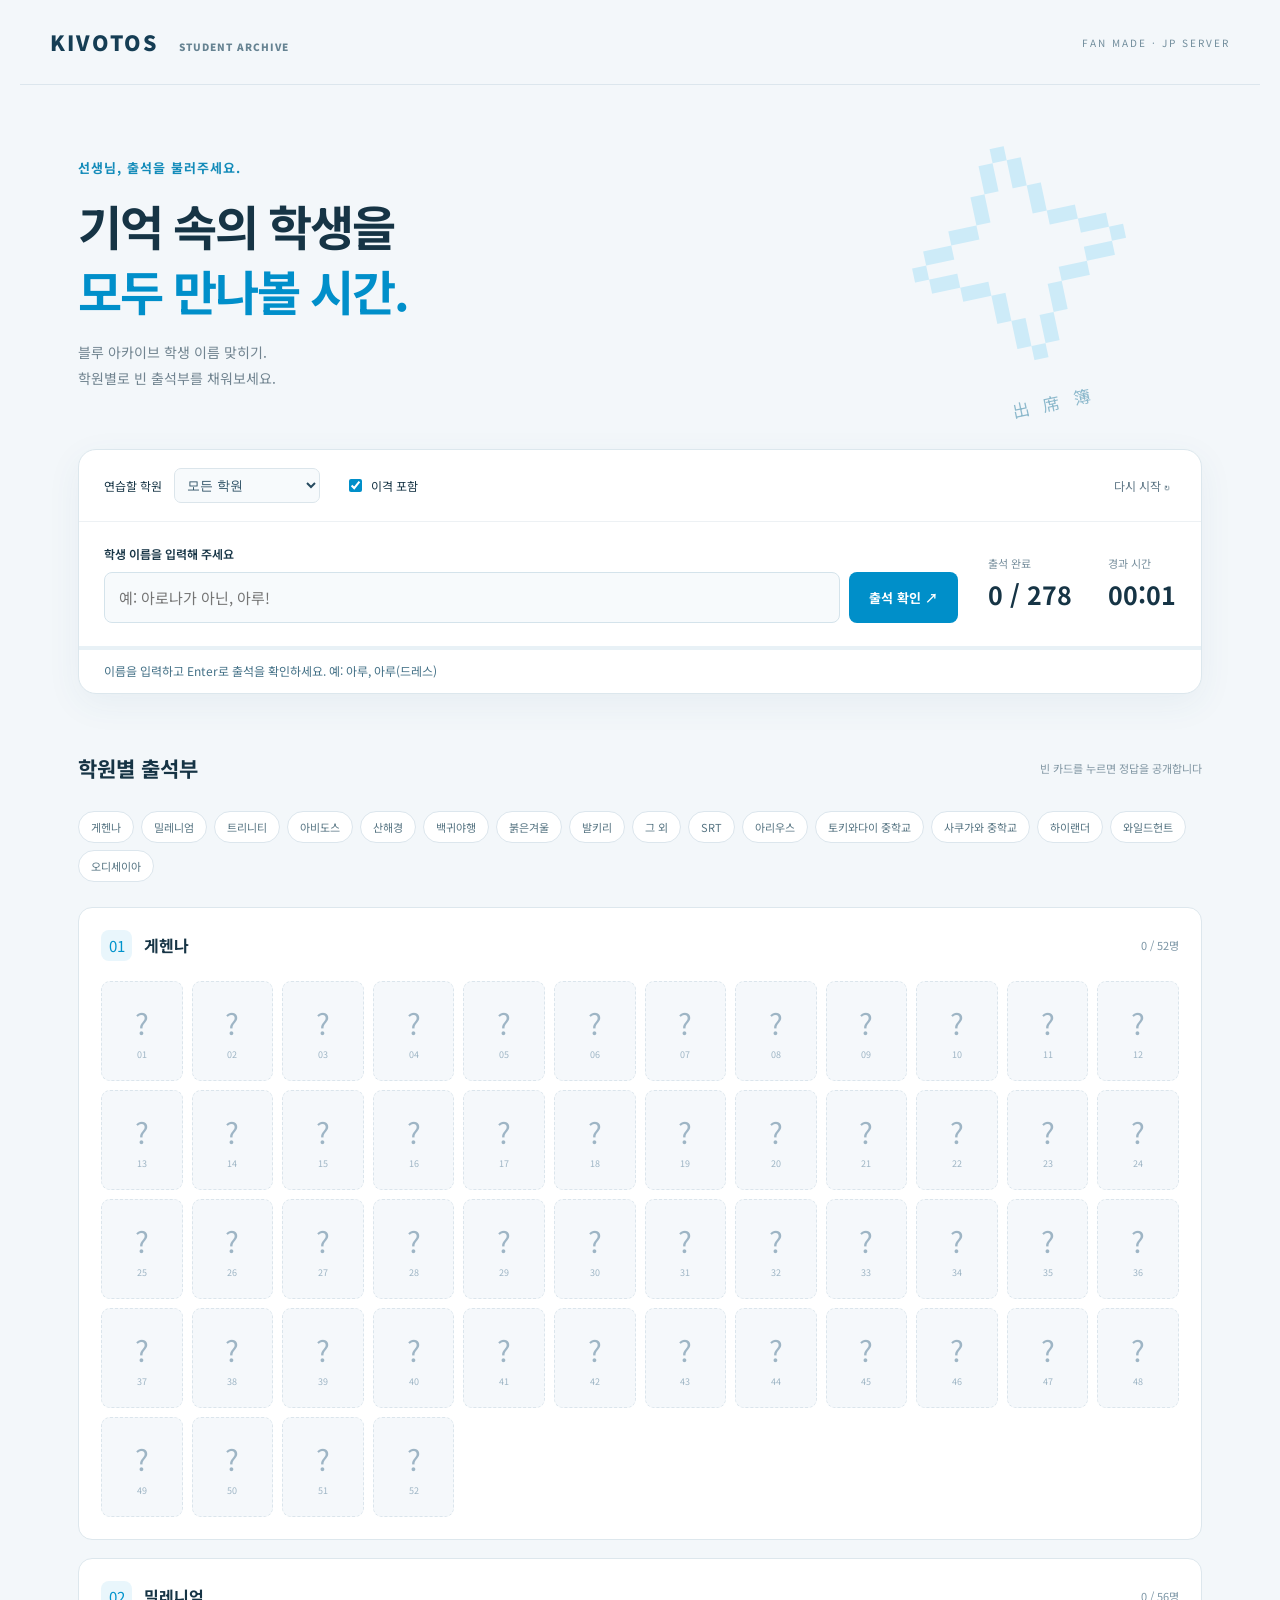
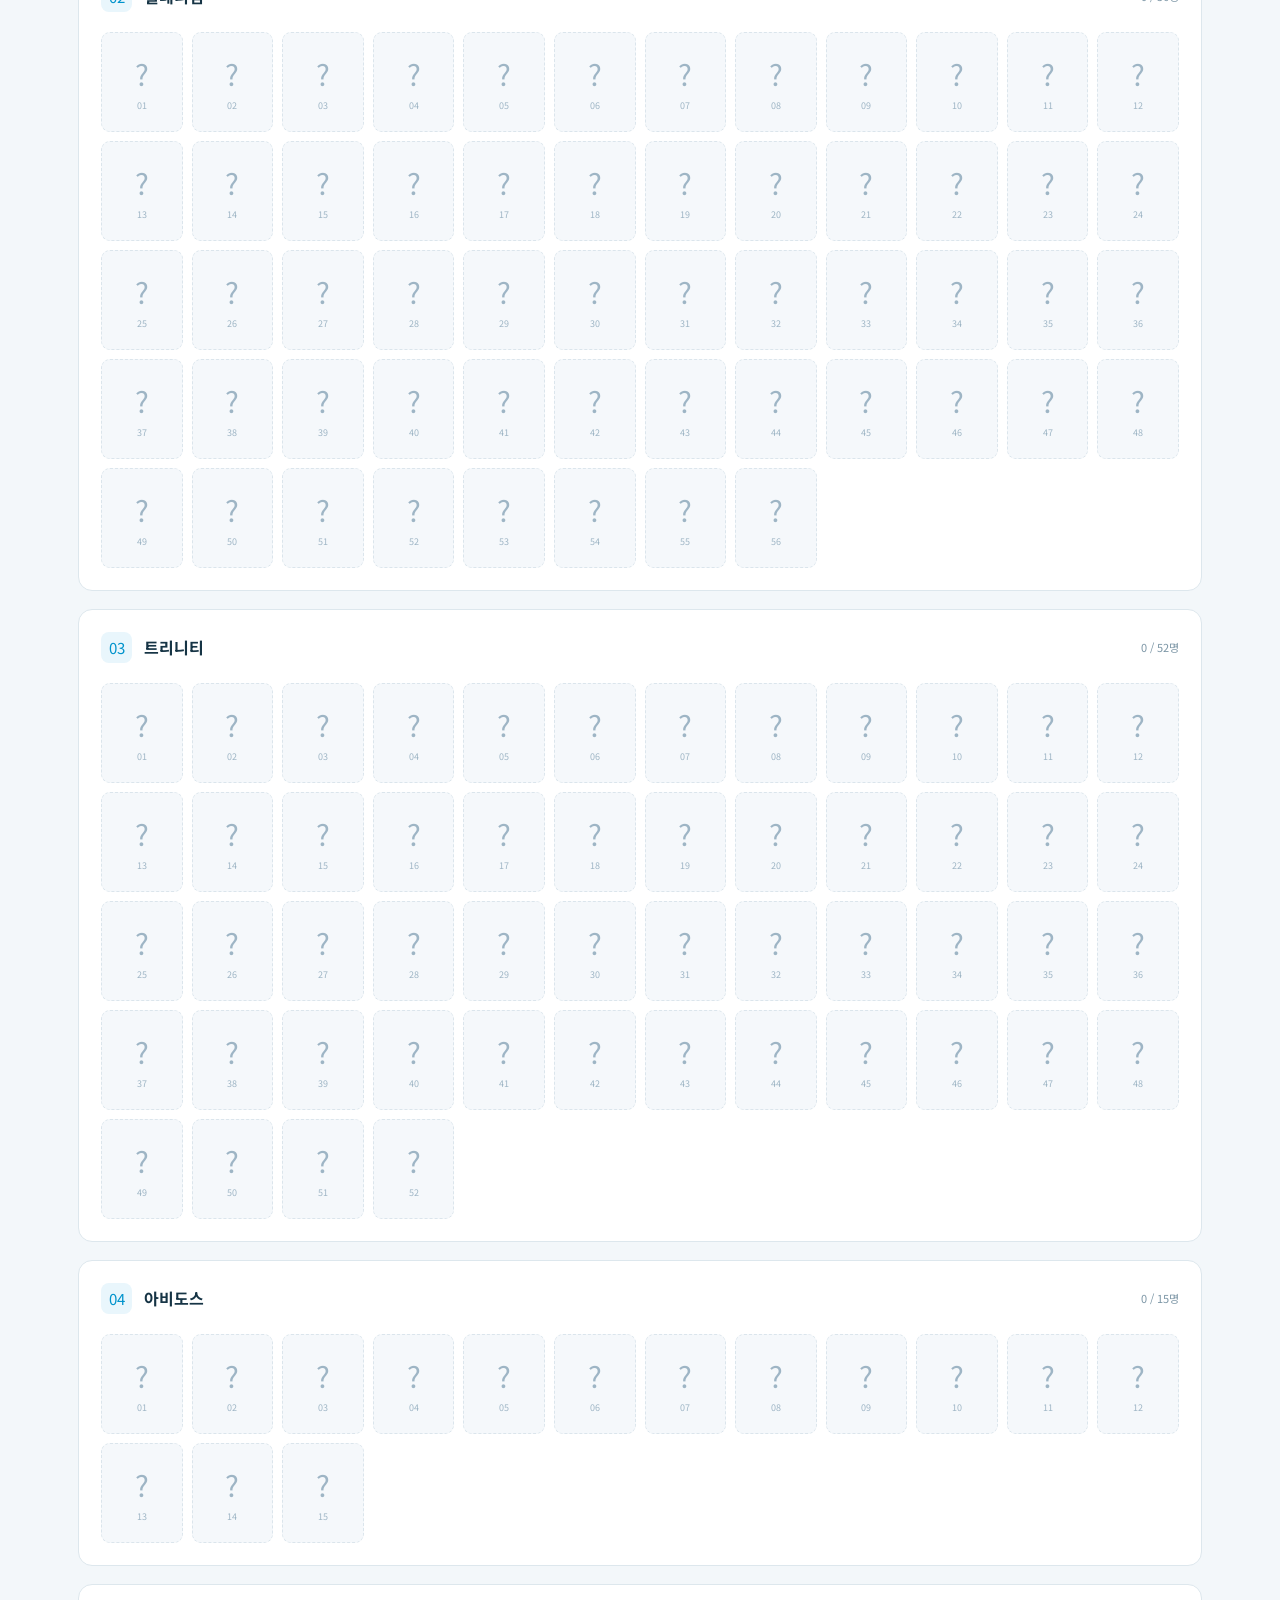
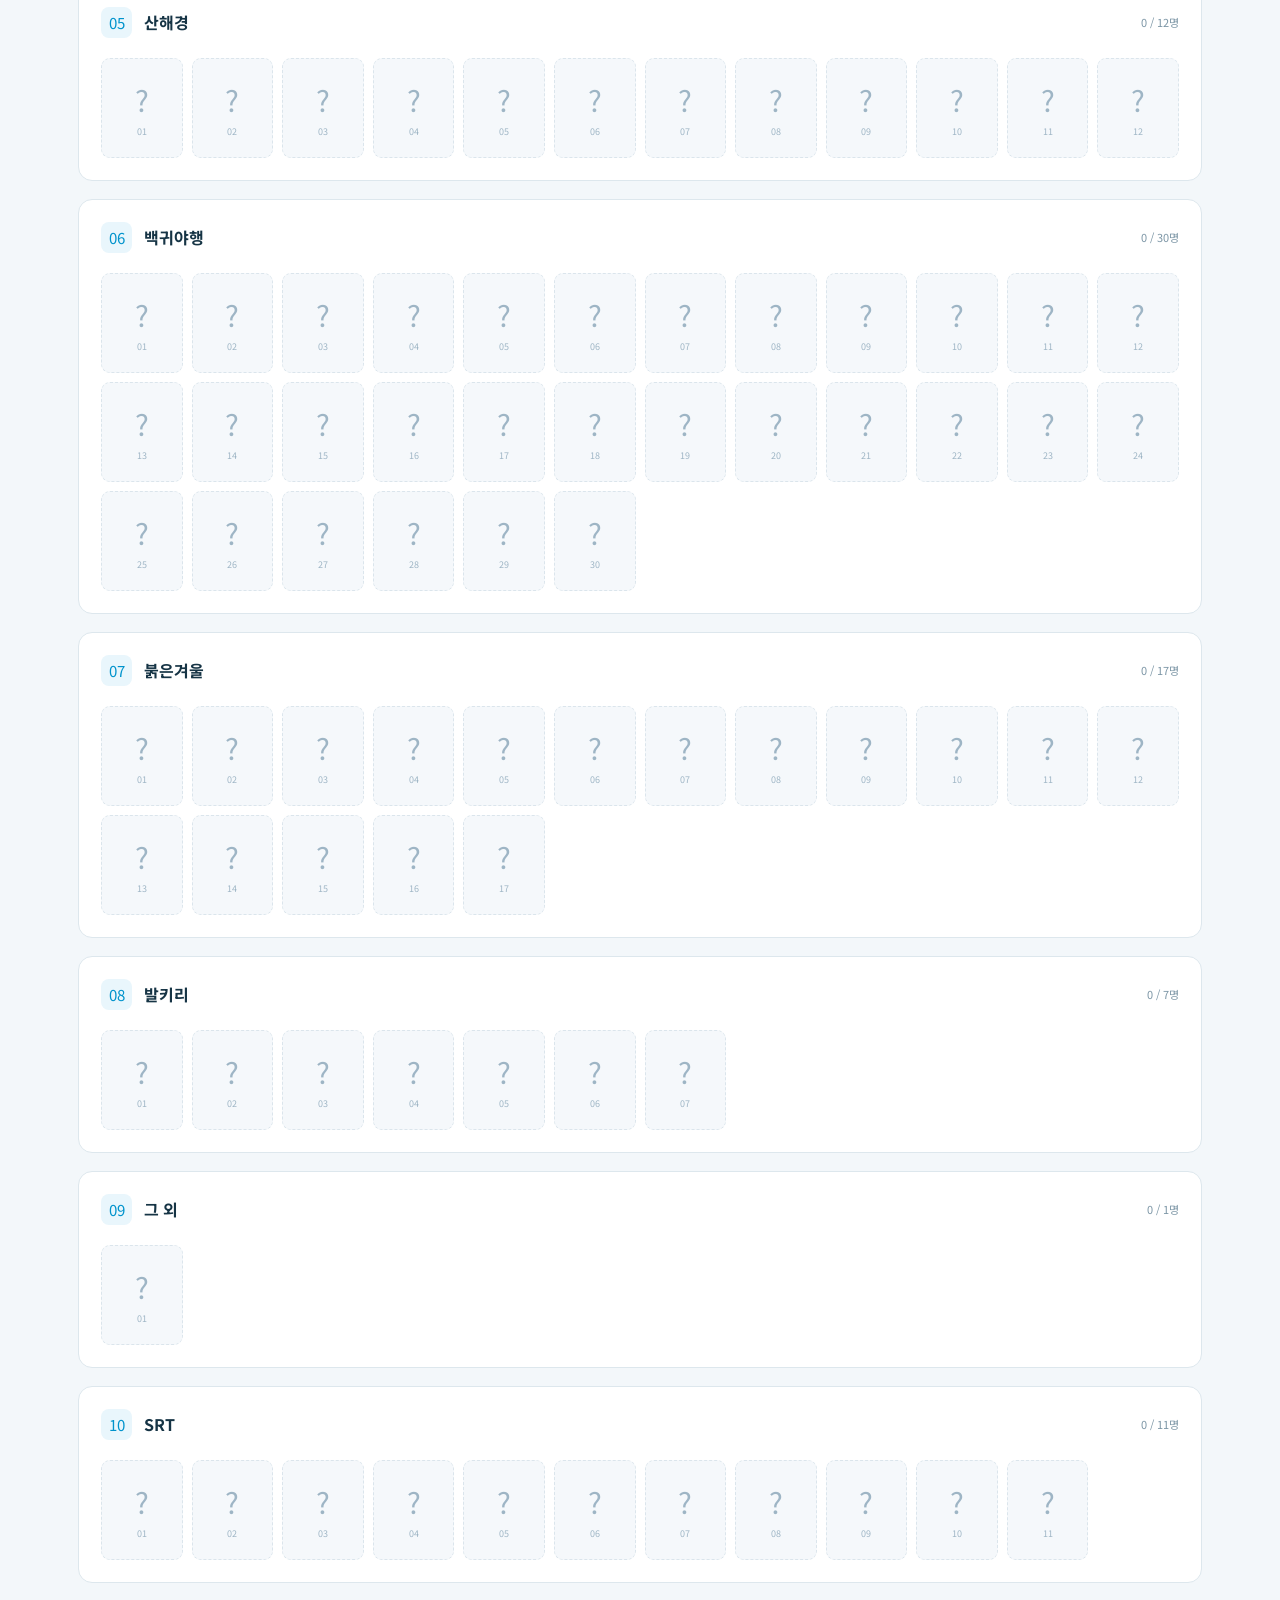
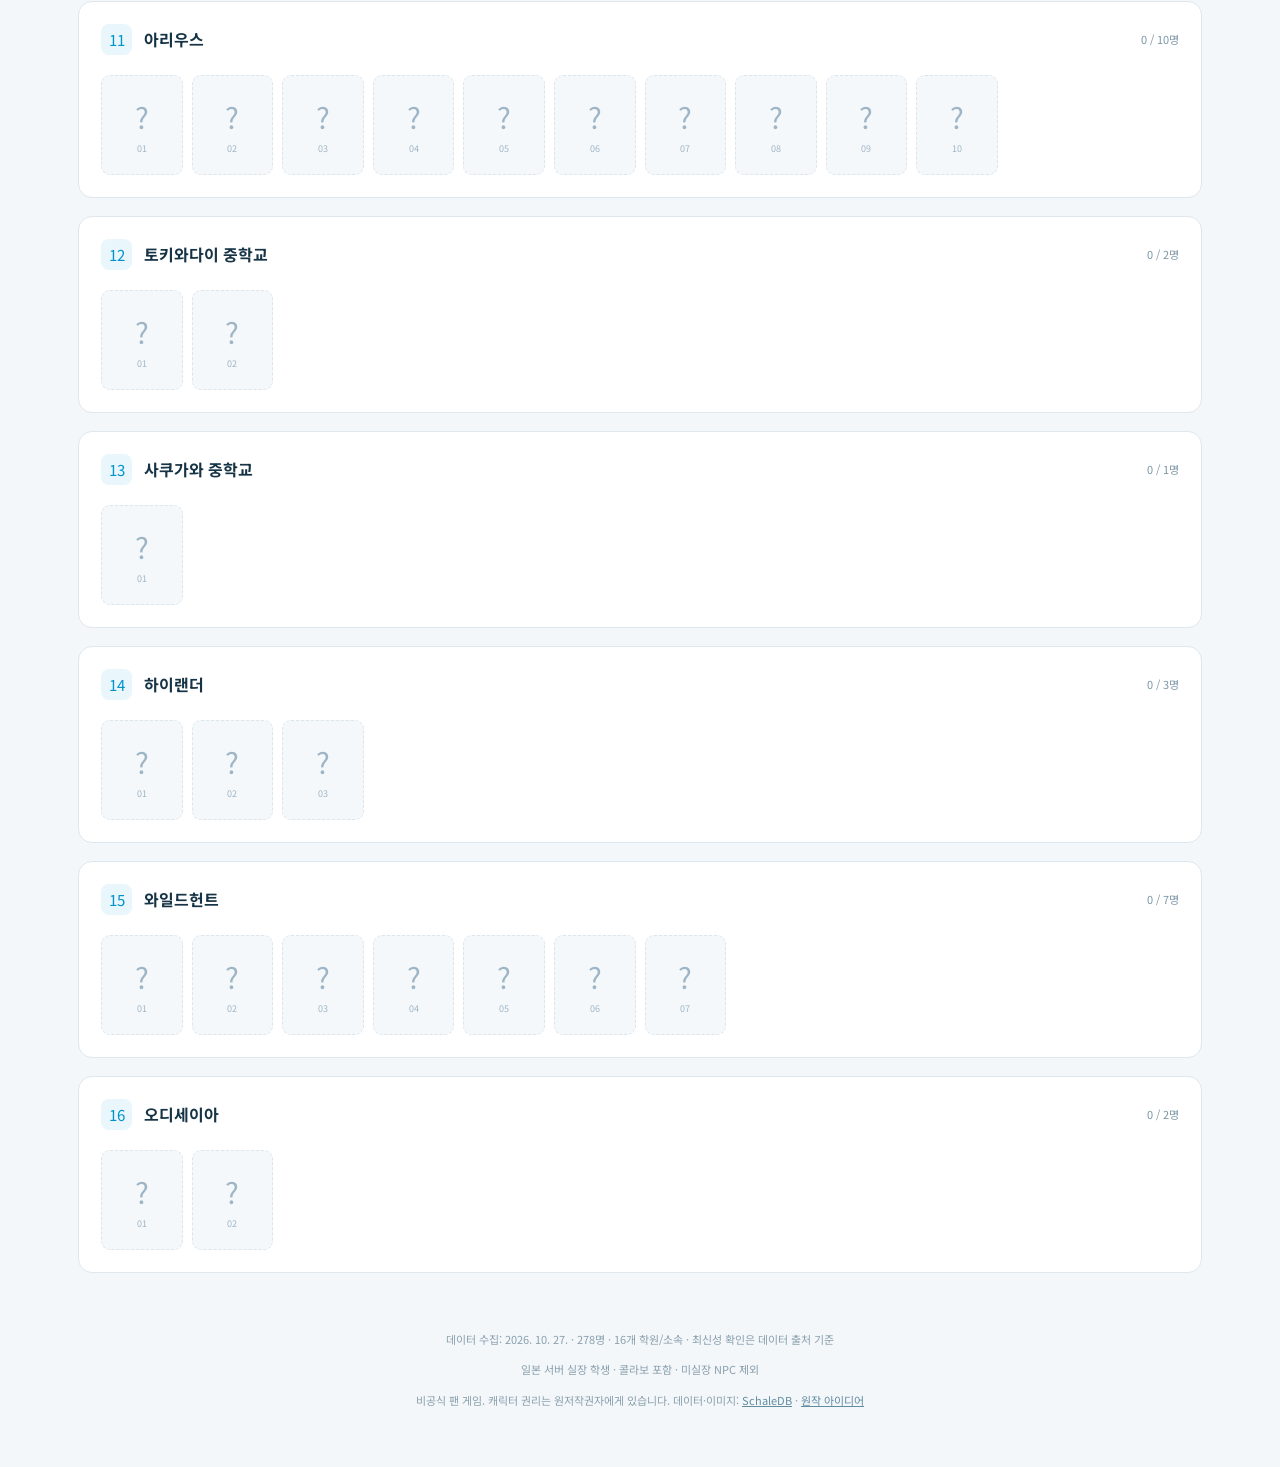
<file: index.html>
<!doctype html>
<html lang="ko"><head><meta charset="utf-8"><meta name="viewport" content="width=device-width,initial-scale=1"><meta name="description" content="학원별로 도전하는 블루 아카이브 학생 이름 맞히기"><title>키보토스 출석부</title><link rel="stylesheet" href="style.css"></head>
<body><header><a class="brand" href="./">KIVOTOS <span>STUDENT ARCHIVE</span></a><span class="edition">FAN MADE · JP SERVER</span></header>
<main><section class="hero"><p class="eyebrow">선생님, 출석을 불러주세요.</p><h1>기억 속의 학생을<br><em>모두 만나볼 시간.</em></h1><p class="intro">블루 아카이브 학생 이름 맞히기.<br>학원별로 빈 출석부를 채워보세요.</p><div class="hero-mark" aria-hidden="true">✧<span>出席簿</span></div></section>
<section class="panel" aria-label="게임 설정"><div class="settings"><label>연습할 학원<select id="school"><option value="all">모든 학원</option></select></label><label class="toggle"><input id="variants" type="checkbox" checked> 이격 포함</label><button id="reset" class="quiet">다시 시작 ↻</button></div><div class="play"><form id="answer-form"><label for="answer">학생 이름을 입력해 주세요</label><div class="inputrow"><input id="answer" autocomplete="off" placeholder="예: 아로나가 아닌, 아루!" disabled><button id="submit" type="submit">출석 확인 ↗</button></div></form><div class="stats"><div><span>출석 완료</span><strong id="score">0 / 0</strong></div><div><span>경과 시간</span><strong id="timer">00:00</strong></div></div></div><div class="track"><div id="progress"></div></div><p id="feedback" role="status" aria-live="polite">학생 데이터를 불러오고 있습니다…</p></section>
<div class="section-title"><h2>학원별 출석부</h2><span>빈 카드를 누르면 정답을 공개합니다</span></div><nav id="nav" aria-label="학원 바로가기"></nav><div id="board"></div><footer><p id="data-info"></p><p>일본 서버 실장 학생 · 콜라보 포함 · 미실장 NPC 제외</p><p>비공식 팬 게임. 캐릭터 권리는 원저작권자에게 있습니다. 데이터·이미지: <a href="https://schaledb.com" target="_blank" rel="noreferrer">SchaleDB</a> · <a href="https://silverkjw.github.io/BAtype/">원작 아이디어</a></p></footer></main><script src="app.js" defer></script></body></html>
</file>
<file: style.css>
@import url('https://fonts.googleapis.com/css2?family=Noto+Sans+KR:wght@400;500;600;700;900&display=swap');
:root{font-family:'Noto Sans KR',sans-serif;color:#163445;background:#f3f7fa;font-synthesis:none}*{box-sizing:border-box}body{margin:0}header{max-width:1240px;margin:auto;height:85px;display:flex;align-items:center;justify-content:space-between;padding:0 30px;border-bottom:1px solid #dce6ed}.brand{font-size:21px;letter-spacing:2px;font-weight:900;color:#153d54;text-decoration:none}.brand span{font-size:10px;letter-spacing:1px;margin-left:13px;color:#668392}.edition{font-size:10px;letter-spacing:2px;color:#718d9c}main{max-width:1180px;margin:auto;padding:0 28px}.hero{position:relative;padding:60px 0 43px;overflow:hidden}.eyebrow{font-size:13px;color:#138bb9;font-weight:700;letter-spacing:1px}h1{font-size:48px;line-height:1.35;letter-spacing:-2px;margin:16px 0}em{font-style:normal;color:#008fca}.intro{font-size:14px;line-height:1.9;color:#718490}.hero-mark{position:absolute;right:60px;top:10px;font-size:230px;color:#cdebf8;transform:rotate(-12deg);line-height:1.3}.hero-mark span{display:block;font-size:17px;letter-spacing:14px;text-align:center;color:#8db9cc}.panel{background:white;border:1px solid #dce7ed;border-radius:18px;box-shadow:0 10px 35px #315e7810;overflow:hidden}.settings{display:flex;align-items:center;gap:25px;padding:18px 25px;border-bottom:1px solid #edf1f4;font-size:12px}.settings label:first-child{display:flex;align-items:center;gap:12px}select{border:1px solid #dbe5eb;border-radius:7px;padding:8px;background:#f7fafc;color:#274b60}.toggle{display:flex;align-items:center;gap:6px}input[type=checkbox]{accent-color:#008fc9}.quiet{margin-left:auto;background:transparent;color:#607887;border:0}.play{display:flex;gap:30px;padding:23px 25px}form{flex:1}form label{font-size:12px;font-weight:600;display:block;margin-bottom:10px}.inputrow{display:flex;gap:9px}input[type=text],#answer{width:100%;min-width:0;border:1px solid #d4e3eb;border-radius:8px;background:#f7fafc;padding:14px;font:inherit;font-size:15px}input:focus{outline:2px solid #7cd3f1}button{cursor:pointer;font:inherit}#submit{background:#008fc9;color:white;border:0;border-radius:8px;padding:12px 20px;white-space:nowrap;font-weight:700;font-size:13px}.stats{display:flex;gap:36px;align-items:center}.stats span{display:block;font-size:11px;color:#79909e}.stats strong{display:block;font-size:25px;margin-top:5px;font-variant-numeric:tabular-nums}.track{height:4px;background:#e8f1f6}#progress{height:100%;background:#12b4da;transition:width .3s}#feedback{font-size:12px;margin:0;padding:12px 25px;color:#447187;min-height:43px}.section-title{display:flex;align-items:center;justify-content:space-between;margin-top:42px}h2{font-size:21px}.section-title span{font-size:11px;color:#8196a3}nav{display:flex;gap:7px;flex-wrap:wrap;margin:10px 0 25px}nav a{font-size:11px;text-decoration:none;background:white;border:1px solid #dce6ed;border-radius:30px;padding:7px 12px;color:#577583}.school{background:white;border:1px solid #dde7ed;border-radius:14px;margin-bottom:18px;padding:22px;scroll-margin-top:20px}.school-head{display:flex;align-items:center;gap:12px;margin-bottom:20px}.school-head h3{margin:0;font-size:16px}.school-head span{font-size:11px;color:#7b95a5;margin-left:auto}.school-icon{width:31px;height:31px;display:grid;place-items:center;background:#e9f6fc;color:#0093cc;border-radius:8px;font-size:15px}.cards{display:grid;grid-template-columns:repeat(auto-fill,minmax(80px,1fr));gap:9px}.card{position:relative;border:1px dashed #dbe5ec;background:#f5f8fb;min-height:100px;border-radius:9px;color:#9eb5c5;display:flex;flex-direction:column;align-items:center;justify-content:center;padding:6px;overflow:hidden}.card .unknown{font-size:29px;font-weight:400}.card small{font-size:9px;margin-top:5px}.card img{width:60px;height:60px;object-fit:cover;border-radius:6px}.card .name{font-size:10px;line-height:1.4;margin-top:5px;color:#275169}.card.solved{border:1px solid #9ad7eb;background:#effbff}.card.revealed{border:1px solid #e6d4ab;background:#fffaf0}.card.revealed .name{color:#927135}.card:hover{border-color:#008fc9}footer{text-align:center;font-size:11px;color:#8aa0ad;padding:28px 0 45px;line-height:1.8}footer a{color:#618ca2}@media(max-width:700px){header{padding:0 20px;height:65px}.brand span,.edition,.hero-mark{display:none}main{padding:0 16px}.hero{padding:30px 0}h1{font-size:35px}.settings{padding:15px;gap:12px;flex-wrap:wrap}.play{padding:18px 15px;flex-direction:column;gap:20px}.stats{justify-content:space-between}.stats strong{font-size:22px}.section-title{align-items:start;gap:15px}.section-title span{max-width:110px;text-align:right}.school{padding:16px}.cards{grid-template-columns:repeat(auto-fill,minmax(68px,1fr));gap:6px}#submit{padding:10px}.quiet{font-size:11px}}
</file>
